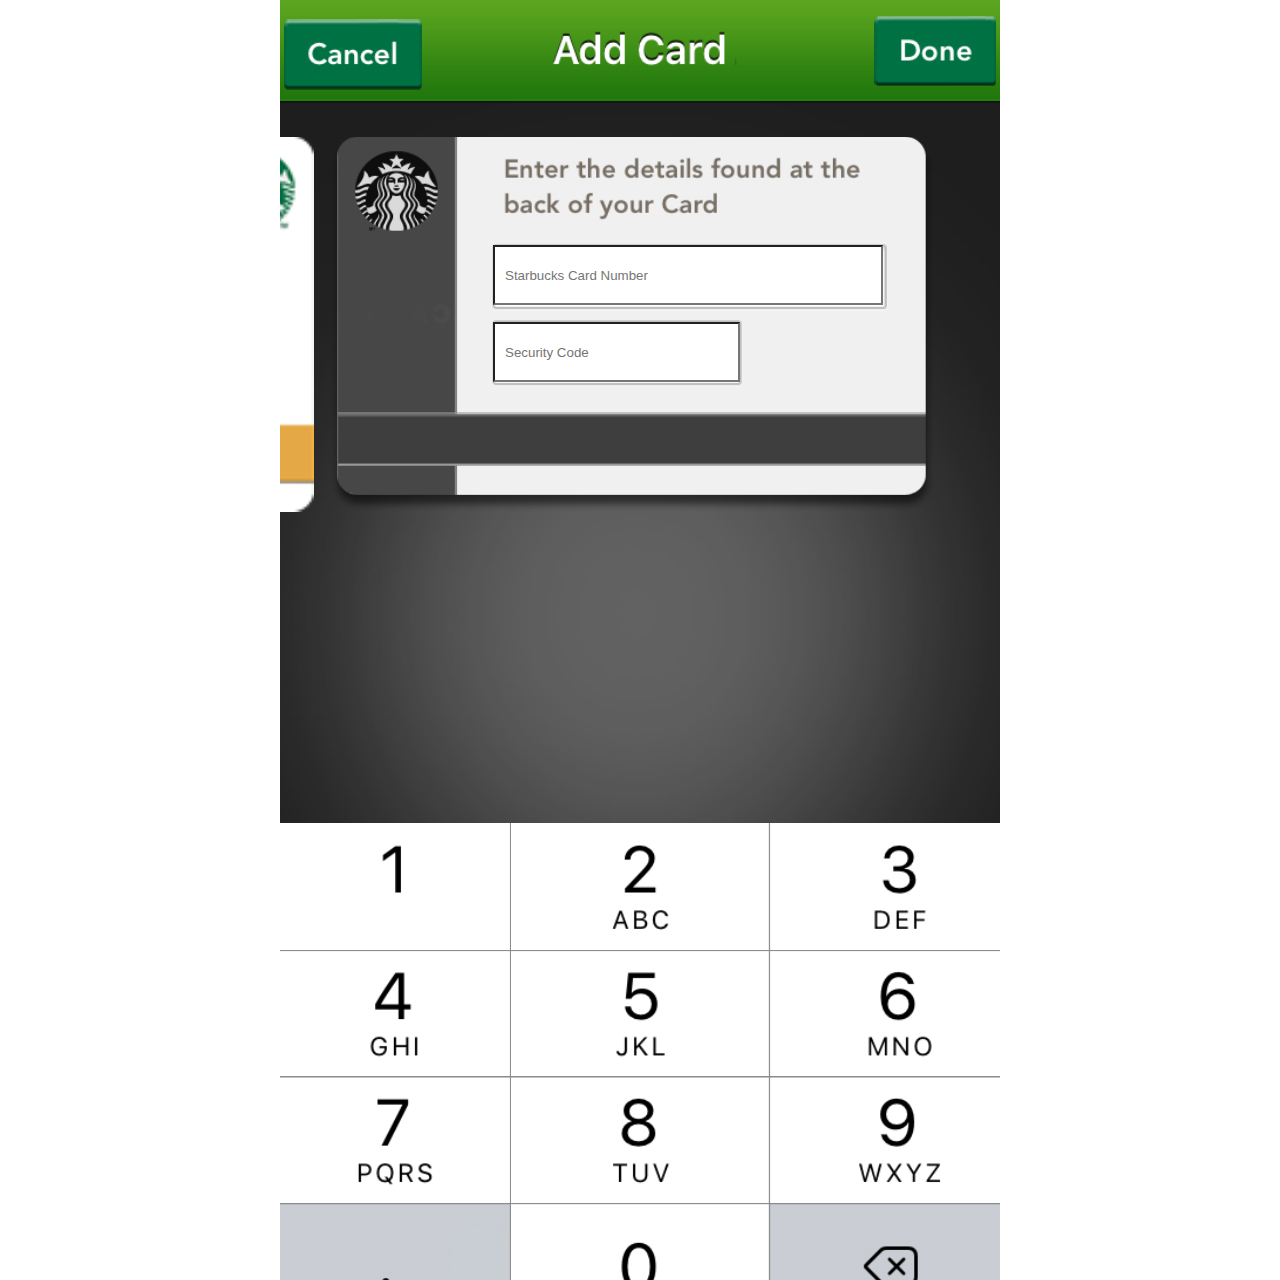
<file: Starbug/create.html>
<html>
<head>
	<title>STARBUCK</title>
	<link rel="stylesheet" type="text/css" href="css/id2-cr-style.css"/>
</head>
<body>
	<div class="body-box">
		<a href="index.html"><div class="space-box"></div></a>
		<input type="text" class="box-1" name="st-number" placeholder="Starbucks Card Number">
		<input type="password" class="box-2" name="se-number" placeholder="Security Code">
		<a href="index.html"><div class="space-box-2"></div></a>
	</div>
</body>
</html>
</file>
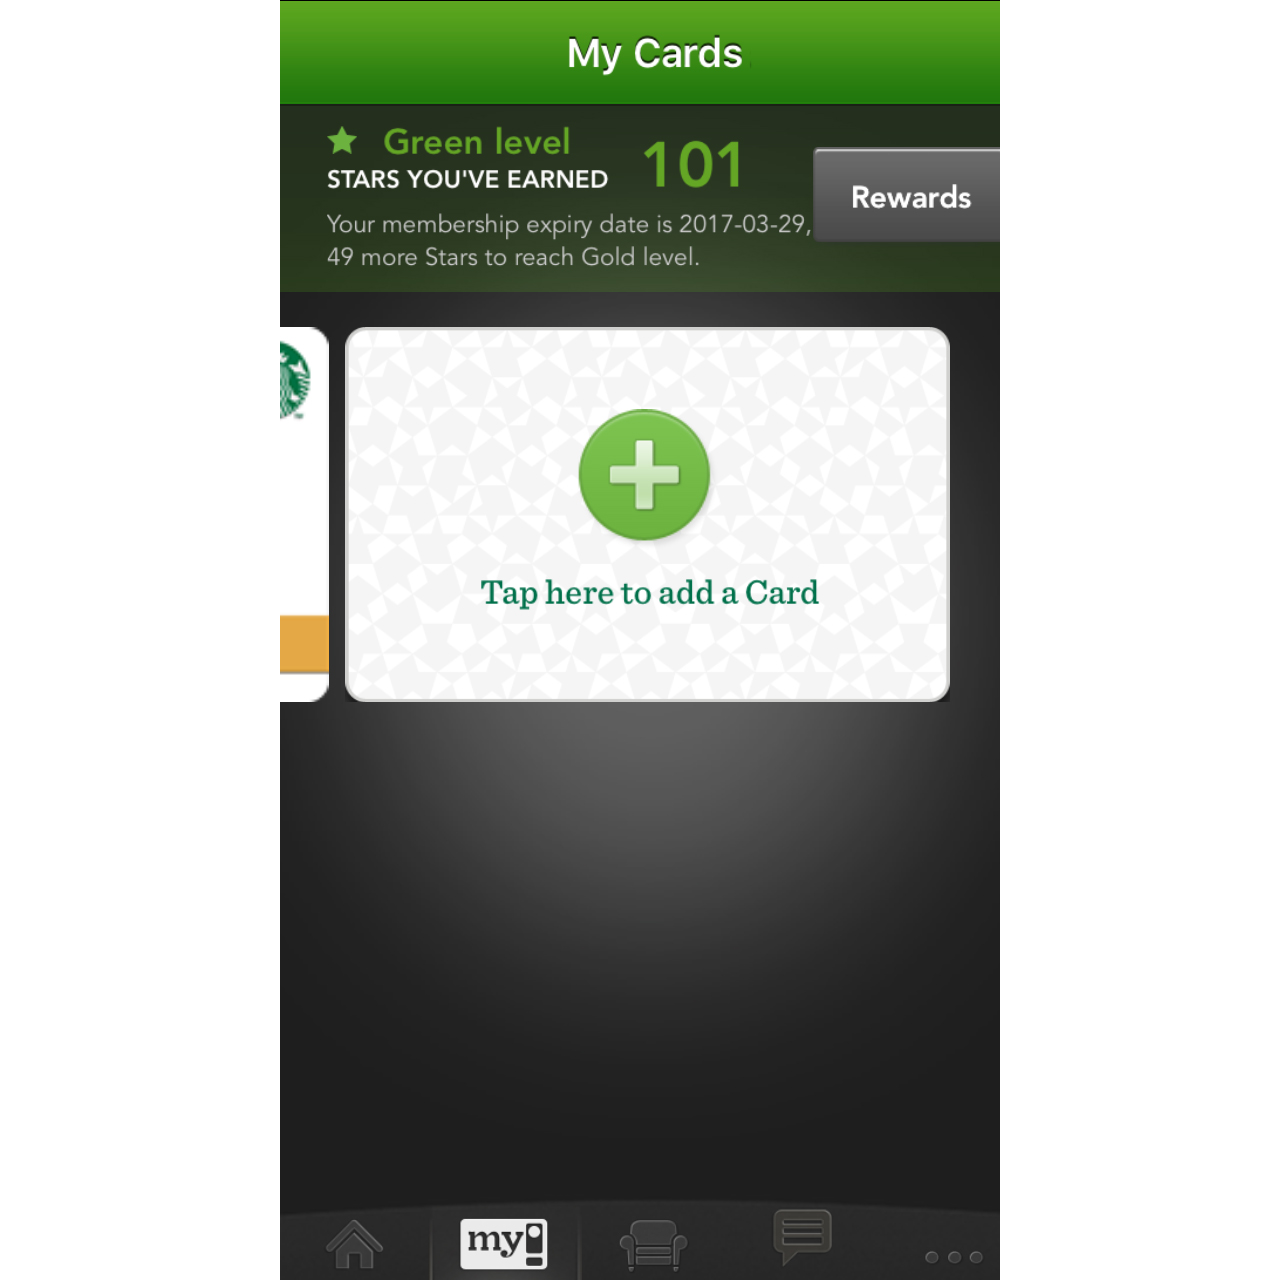
<file: Starbug/index2.html>
<html>
<head>
	<title>STARBUCK</title>
	<link rel="stylesheet" type="text/css" href="css/id2-style.css"/>
</head>
<body>
	<div class="body-box">
		<a href="index.html"><div class="space-box"></div></a>
		<a href="create.html"><div class="circle"></div></a>
	</div>
</body>
</html>
</file>
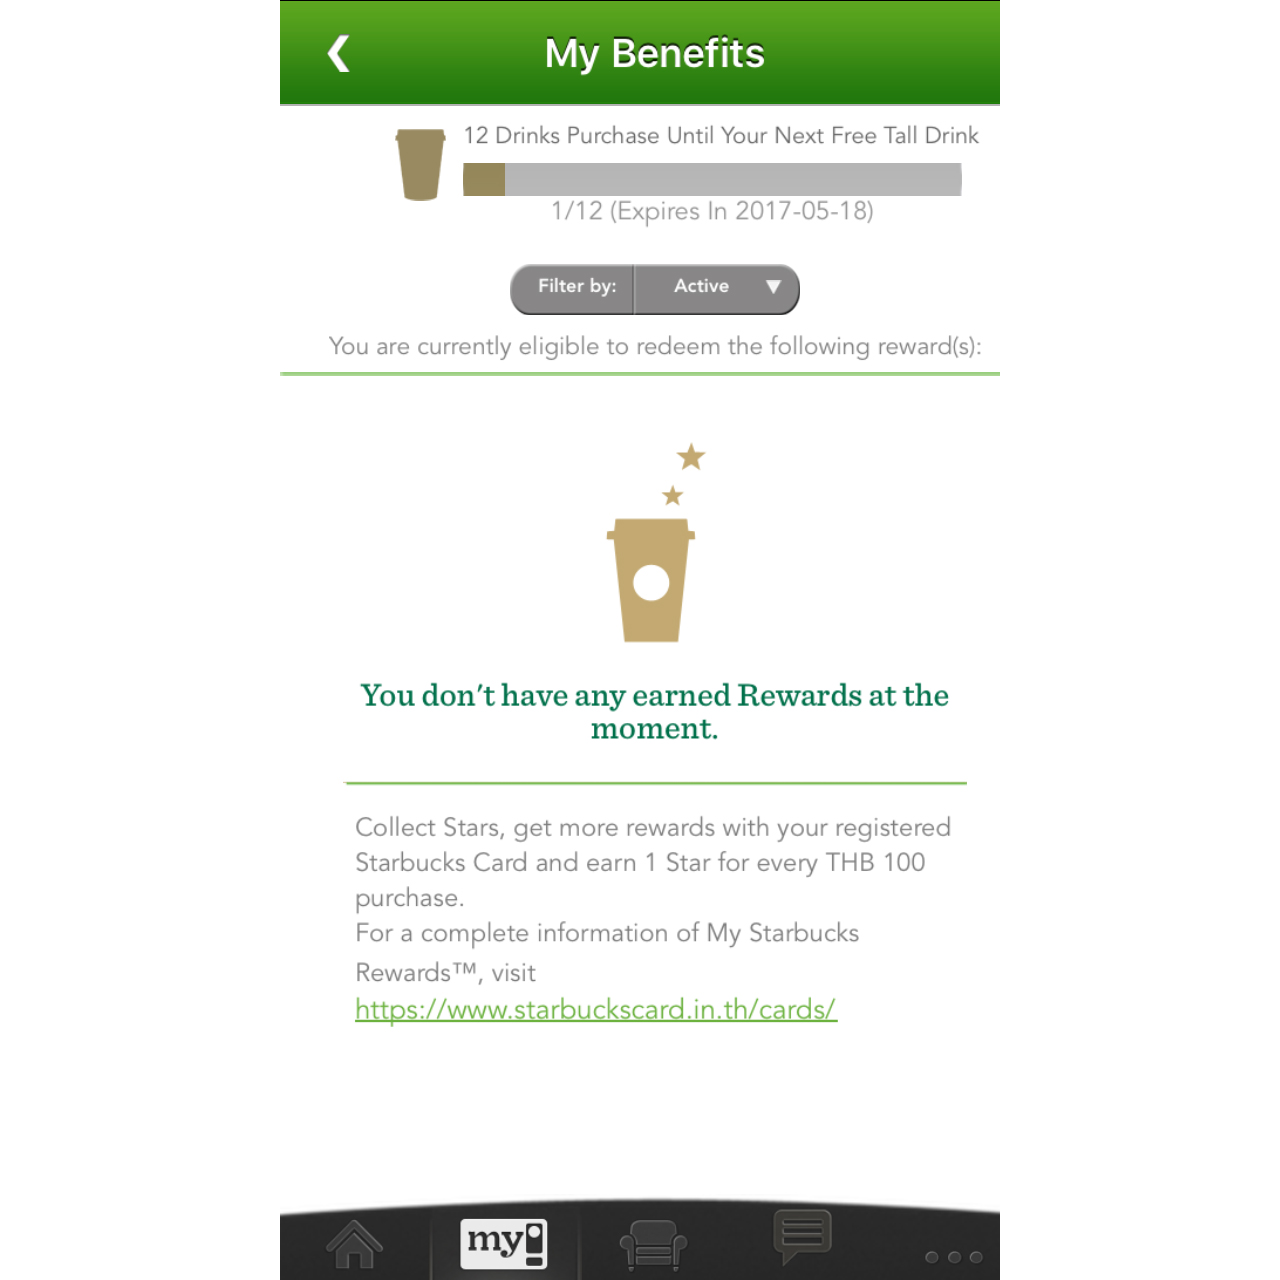
<file: Starbug/reward.html>
<html>
<head>
	<title>STARBUCK</title>
	<link rel="stylesheet" type="text/css" href="css/rw-style.css"/>
</head>
<body>
	<div class="body-box">
		<a href="index.html"><div class="space-box"></div>
	</div>
</body>
</html>
</file>
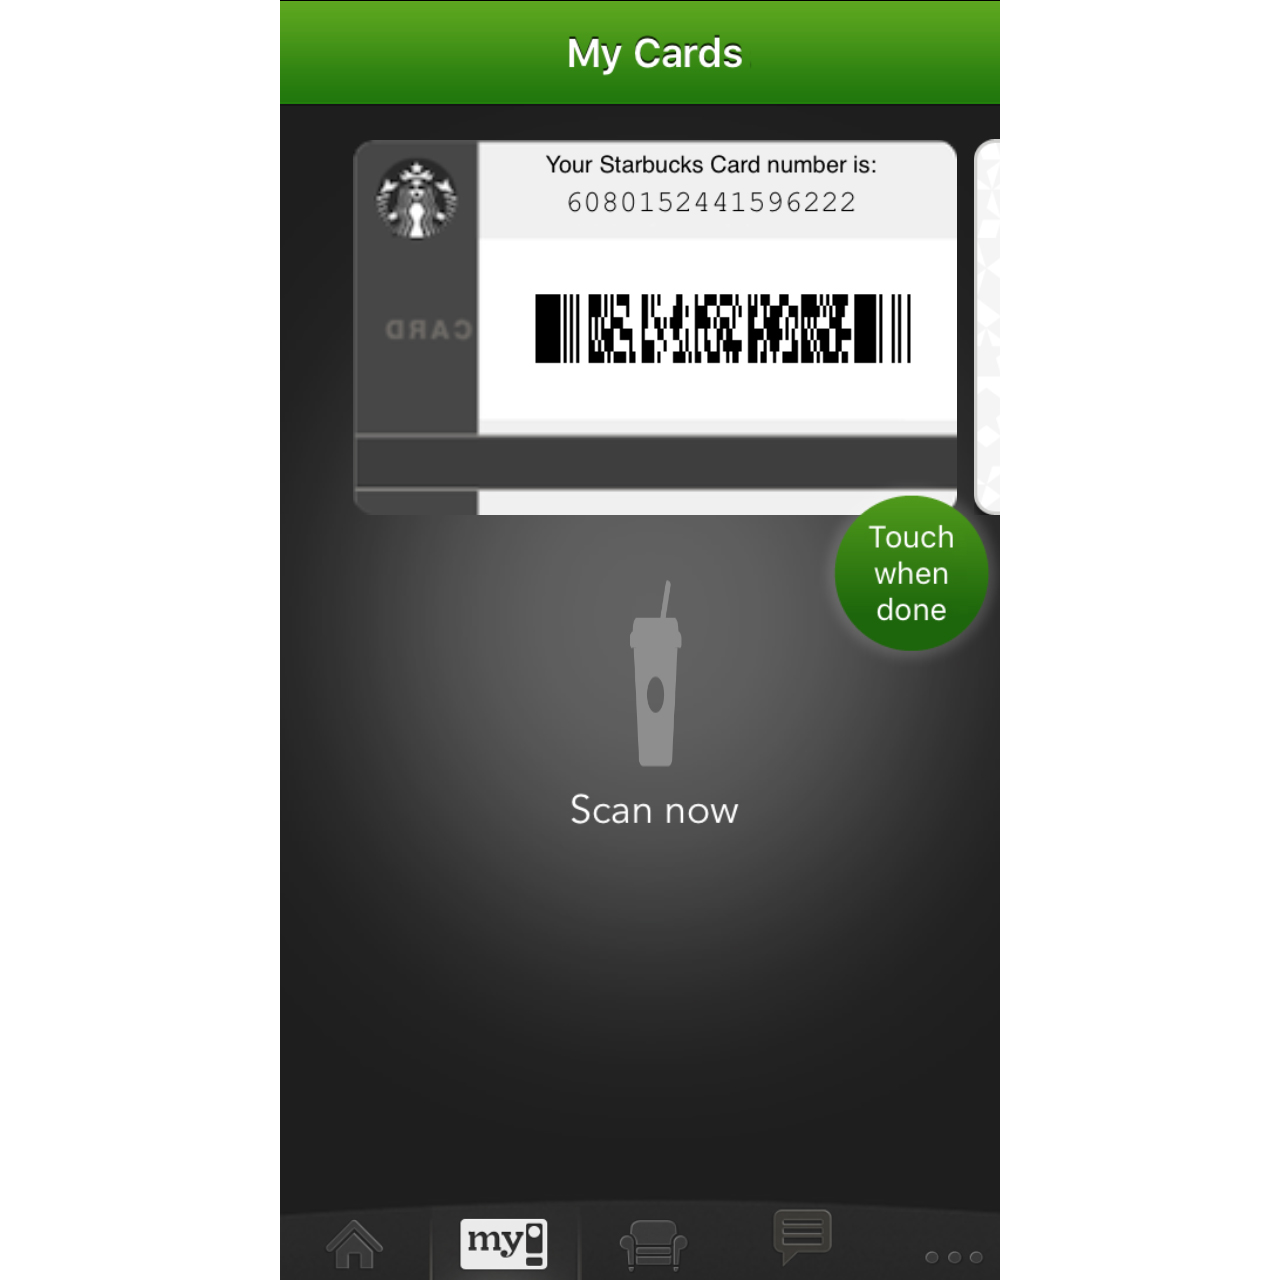
<file: Starbug/touch.html>
<html>
<head>
	<title>STARBUCK</title>
	<link rel="stylesheet" type="text/css" href="css/th-style.css"/>
</head>
<body>
	<div class="body-box">
		<a href="index.html"><div class="space-box"></div>
	</div>
</body>
</html>
</file>
<file: Starbug/css/id2-cr-style.css>
body{
	width: 720px;
	margin: 0 auto;
}
.body-box{
	width: 720px;
	height: 1280px;
	background-image: url("../img/bg-cr2.jpg");
	float: left;
}
.space-box{
	width: 150px;
	height: 70px;
	float: left;
	margin-top: 25px;
	margin-left: 30px;
	cursor: pointer;
}
.space-box-2{
	width: 120px;
	height: 70px;
	float: right;
	margin-top: -290px;
	margin-left: 30px;
	cursor: pointer;
}
.box-1{
	width: 390px;
	height: 60px;
	background-color: #FFFFFF;
	float: left;
	margin-top: 245px;
	margin-left: 33px;
	padding-left: 10px;
}
.box-2{
	width: 247px;
	height: 60px;
	background-color: #FFFFFF;
	float: left;
	margin-top: 17px;
	margin-left: 213px;
	padding-left: 10px;
}
</file>
<file: Starbug/css/id2-style.css>
body{
	width: 720px;
	margin: 0 auto;
}
.body-box{
	width: 720px;
	height: 1280px;
	background-image: url("../img/bg-cr.jpg");
	float: left;
}
.space-box{
	width: 150px;
	height: 70px;
	float: left;
	margin-top: 1205px;
	margin-left: 150px;
	cursor: pointer;
}
.circle{
	width: 150px;
	height: 150px;
	float: left;
	margin-top: 400px;
}
</file>
<file: Starbug/css/rw-style.css>
body{
	width: 720px;
	height: 1280px;
	margin: 0 auto;
}
.body-box{
	width: 720px;
	height: 1280px;
	background-image: url("../img/bg-rw.jpg");
	float: left;
}
.space-box{
	width: 50px;
	height: 50px;
	float: left;
	margin-top: 25px;
	margin-left: 25px;
	cursor: pointer;
}
</file>
<file: Starbug/css/th-style.css>
body{
	width: 720px;
	height: 1280px;
	margin: 0 auto;
}
.body-box{
	width: 720px;
	height: 1280px;
	background-image: url("../img/bg-th.jpg");
	float: left;
}
.space-box{
	width: 150px;
	height: 70px;
	float: left;
	margin-top: 1205px;
	margin-left: 150px;
	cursor: pointer;
}
</file>
